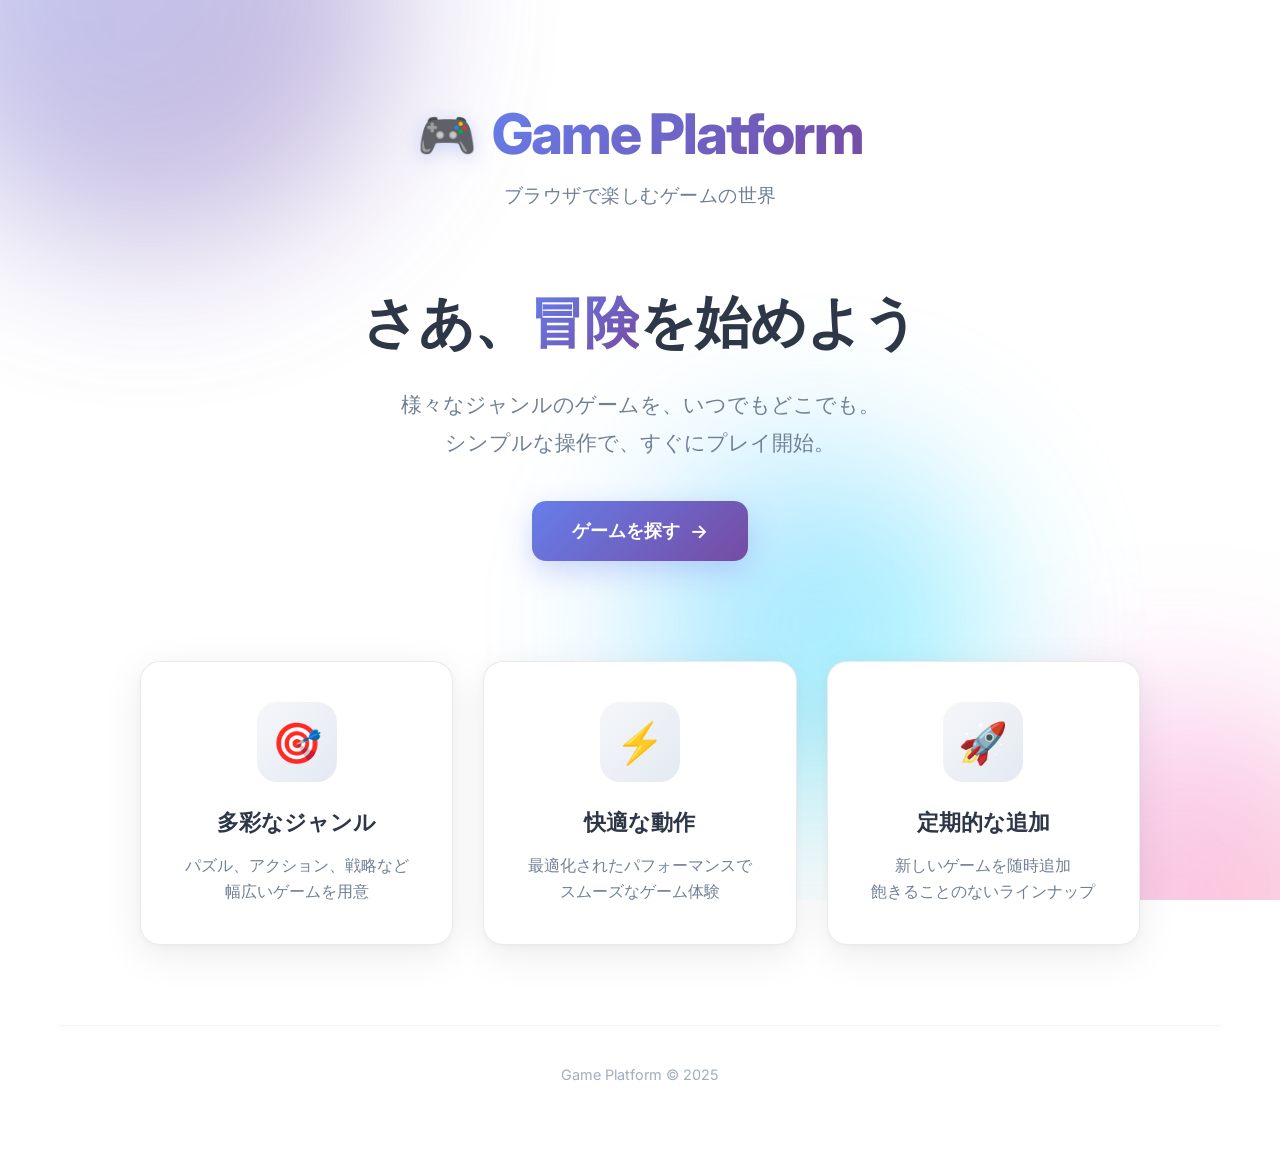
<file: index.html>
<!DOCTYPE html>
<html lang="ja">
<head>
    <meta charset="UTF-8">
    <meta name="viewport" content="width=device-width, initial-scale=1.0">
    <title>Game Platform - ホーム</title>
    <link rel="stylesheet" href="css/style.css">
</head>
<body class="home-page">
    <div class="hero-container">
        <div class="hero-background">
            <div class="gradient-orb orb-1"></div>
            <div class="gradient-orb orb-2"></div>
            <div class="gradient-orb orb-3"></div>
        </div>

        <header class="main-header">
            <div class="logo-section">
                <div class="logo-icon">🎮</div>
                <h1 class="platform-title">Game Platform</h1>
            </div>
            <p class="platform-subtitle">ブラウザで楽しむゲームの世界</p>
        </header>

        <main class="home-content">
            <section class="hero-section">
                <h2 class="hero-title">
                    さあ、<span class="highlight">冒険</span>を始めよう
                </h2>
                <p class="hero-description">
                    様々なジャンルのゲームを、いつでもどこでも。<br>
                    シンプルな操作で、すぐにプレイ開始。
                </p>

                <div class="cta-buttons">
                    <button class="cta-button primary" onclick="location.href='games.html'">
                        <span class="button-text">ゲームを探す</span>
                        <span class="button-icon">→</span>
                    </button>
                </div>
            </section>

            <section class="features-section">
                <div class="features-grid">
                    <div class="feature-card">
                        <div class="feature-icon-wrapper">
                            <span class="feature-icon">🎯</span>
                        </div>
                        <h3 class="feature-title">多彩なジャンル</h3>
                        <p class="feature-description">
                            パズル、アクション、戦略など<br>幅広いゲームを用意
                        </p>
                    </div>

                    <div class="feature-card">
                        <div class="feature-icon-wrapper">
                            <span class="feature-icon">⚡</span>
                        </div>
                        <h3 class="feature-title">快適な動作</h3>
                        <p class="feature-description">
                            最適化されたパフォーマンスで<br>スムーズなゲーム体験
                        </p>
                    </div>

                    <div class="feature-card">
                        <div class="feature-icon-wrapper">
                            <span class="feature-icon">🚀</span>
                        </div>
                        <h3 class="feature-title">定期的な追加</h3>
                        <p class="feature-description">
                            新しいゲームを随時追加<br>飽きることのないラインナップ
                        </p>
                    </div>
                </div>
            </section>
        </main>

        <footer class="home-footer">
            <p class="footer-text">Game Platform © 2025</p>
        </footer>
    </div>
</body>
</html>
</file>
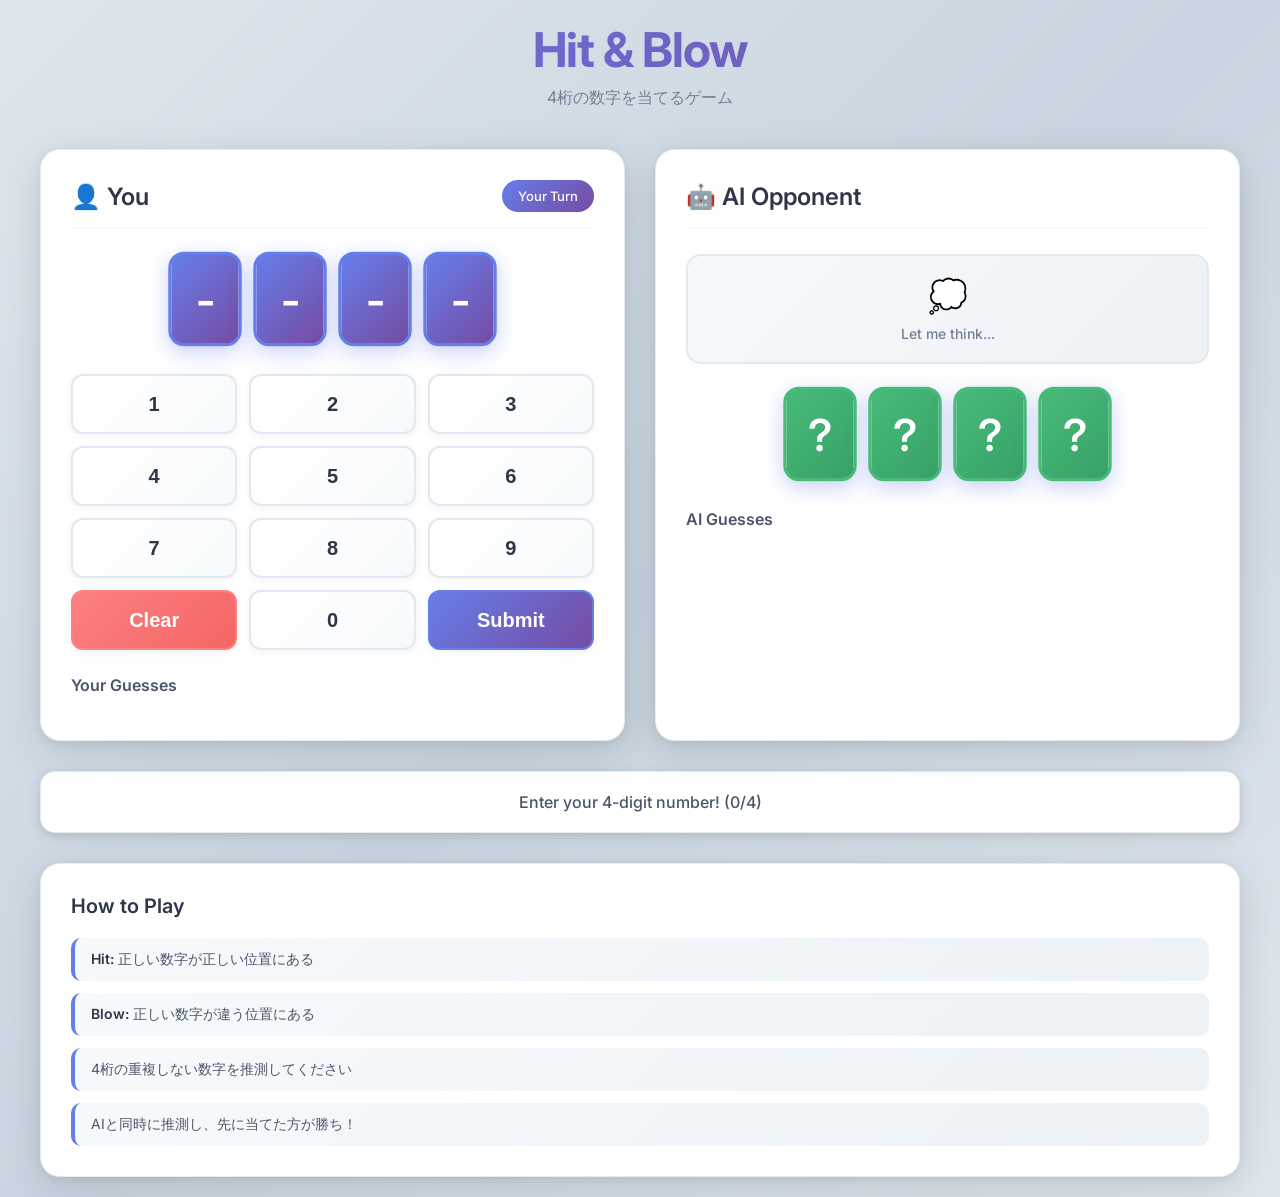
<file: games/hit-and-blow/index.html>
<!DOCTYPE html>
<html lang="ja">
<head>
    <meta charset="UTF-8">
    <meta name="viewport" content="width=device-width, initial-scale=1.0">
    <title>Hit & Blow - AI Battle</title>
    <link rel="stylesheet" href="style.css">
</head>
<body>
    <div class="container">
        <header class="game-header">
            <h1 class="game-title">Hit & Blow</h1>
            <p class="game-subtitle">4桁の数字を当てるゲーム</p>
        </header>

        <div class="game-content">
            <!-- プレイヤー側 -->
            <div class="player-section">
                <div class="section-header">
                    <h2 class="section-title">👤 You</h2>
                    <div class="turn-indicator" id="player-turn">Your Turn</div>
                </div>

                <div class="input-area">
                    <div class="number-display" id="player-input">
                        <span class="digit">-</span>
                        <span class="digit">-</span>
                        <span class="digit">-</span>
                        <span class="digit">-</span>
                    </div>

                    <div class="number-pad">
                        <button class="num-btn" data-num="1">1</button>
                        <button class="num-btn" data-num="2">2</button>
                        <button class="num-btn" data-num="3">3</button>
                        <button class="num-btn" data-num="4">4</button>
                        <button class="num-btn" data-num="5">5</button>
                        <button class="num-btn" data-num="6">6</button>
                        <button class="num-btn" data-num="7">7</button>
                        <button class="num-btn" data-num="8">8</button>
                        <button class="num-btn" data-num="9">9</button>
                        <button class="num-btn clear" id="clear-btn">Clear</button>
                        <button class="num-btn" data-num="0">0</button>
                        <button class="num-btn submit" id="submit-btn">Submit</button>
                    </div>
                </div>

                <div class="history-container">
                    <h3 class="history-title">Your Guesses</h3>
                    <div class="history-list" id="player-history"></div>
                </div>
            </div>

            <!-- AI側 -->
            <div class="ai-section">
                <div class="section-header">
                    <h2 class="section-title">🤖 AI Opponent</h2>
                    <div class="turn-indicator" id="ai-turn">AI Thinking...</div>
                </div>

                <div class="ai-display">
                    <div class="ai-thought" id="ai-thought">
                        <div class="thought-bubble">💭</div>
                        <p id="ai-message">Let me think...</p>
                    </div>

                    <div class="number-display ai" id="ai-guess">
                        <span class="digit">?</span>
                        <span class="digit">?</span>
                        <span class="digit">?</span>
                        <span class="digit">?</span>
                    </div>
                </div>

                <div class="history-container">
                    <h3 class="history-title">AI Guesses</h3>
                    <div class="history-list" id="ai-history"></div>
                </div>
            </div>
        </div>

        <!-- ゲーム状態 -->
        <div class="game-status" id="game-status">
            <p id="status-message">Enter your 4-digit number!</p>
        </div>

        <!-- ゲーム結果 -->
        <div class="result-overlay hidden" id="result-overlay">
            <div class="result-card">
                <h2 class="result-title" id="result-title">You Win!</h2>
                <p class="result-message" id="result-message"></p>
                <div class="result-stats">
                    <div class="stat">
                        <span class="stat-label">Your Guesses:</span>
                        <span class="stat-value" id="player-guesses">0</span>
                    </div>
                    <div class="stat">
                        <span class="stat-label">AI Guesses:</span>
                        <span class="stat-value" id="ai-guesses">0</span>
                    </div>
                </div>
                <button class="play-again-btn" id="play-again-btn">Play Again</button>
            </div>
        </div>

        <!-- ルール説明 -->
        <div class="rules-section">
            <h3 class="rules-title">How to Play</h3>
            <ul class="rules-list">
                <li><strong>Hit:</strong> 正しい数字が正しい位置にある</li>
                <li><strong>Blow:</strong> 正しい数字が違う位置にある</li>
                <li>4桁の重複しない数字を推測してください</li>
                <li>AIと同時に推測し、先に当てた方が勝ち！</li>
            </ul>
        </div>
    </div>

    <script src="game.js"></script>
</body>
</html>
</file>
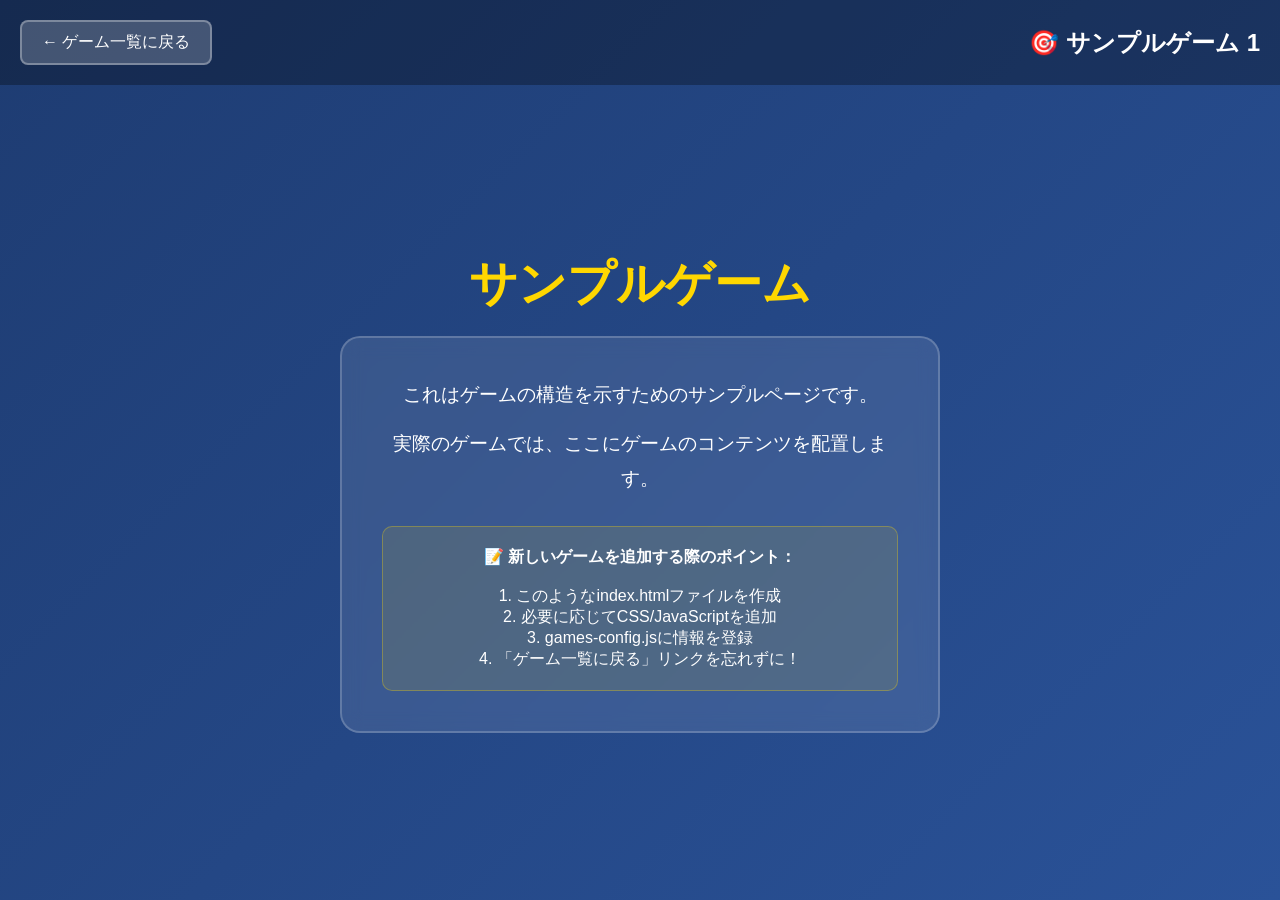
<file: games/sample-1/index.html>
<!DOCTYPE html>
<html lang="ja">
<head>
    <meta charset="UTF-8">
    <meta name="viewport" content="width=device-width, initial-scale=1.0">
    <title>サンプルゲーム 1</title>
    <style>
        * {
            margin: 0;
            padding: 0;
            box-sizing: border-box;
        }

        body {
            font-family: 'Segoe UI', Tahoma, Geneva, Verdana, sans-serif;
            background: linear-gradient(135deg, #1e3c72 0%, #2a5298 100%);
            min-height: 100vh;
            display: flex;
            flex-direction: column;
            color: white;
        }

        .header {
            padding: 20px;
            background: rgba(0, 0, 0, 0.3);
            display: flex;
            justify-content: space-between;
            align-items: center;
        }

        .back-button {
            background: rgba(255, 255, 255, 0.2);
            color: white;
            border: 2px solid rgba(255, 255, 255, 0.3);
            padding: 10px 20px;
            border-radius: 8px;
            cursor: pointer;
            text-decoration: none;
            font-size: 1rem;
            transition: all 0.3s;
        }

        .back-button:hover {
            background: rgba(255, 255, 255, 0.3);
            transform: translateX(-4px);
        }

        .game-container {
            flex: 1;
            display: flex;
            flex-direction: column;
            justify-content: center;
            align-items: center;
            padding: 40px;
        }

        .game-title {
            font-size: 3rem;
            margin-bottom: 20px;
            color: #ffd700;
        }

        .game-content {
            background: rgba(255, 255, 255, 0.1);
            backdrop-filter: blur(10px);
            border-radius: 20px;
            padding: 40px;
            max-width: 600px;
            text-align: center;
            border: 2px solid rgba(255, 255, 255, 0.2);
        }

        .game-content p {
            font-size: 1.2rem;
            line-height: 1.8;
            margin-bottom: 15px;
        }

        .note {
            margin-top: 30px;
            padding: 20px;
            background: rgba(255, 215, 0, 0.1);
            border-radius: 10px;
            border: 1px solid rgba(255, 215, 0, 0.3);
        }
    </style>
</head>
<body>
    <div class="header">
        <a href="../../games.html" class="back-button">← ゲーム一覧に戻る</a>
        <h2>🎯 サンプルゲーム 1</h2>
    </div>

    <div class="game-container">
        <h1 class="game-title">サンプルゲーム</h1>
        <div class="game-content">
            <p>これはゲームの構造を示すためのサンプルページです。</p>
            <p>実際のゲームでは、ここにゲームのコンテンツを配置します。</p>

            <div class="note">
                <strong>📝 新しいゲームを追加する際のポイント：</strong>
                <br><br>
                1. このようなindex.htmlファイルを作成<br>
                2. 必要に応じてCSS/JavaScriptを追加<br>
                3. games-config.jsに情報を登録<br>
                4. 「ゲーム一覧に戻る」リンクを忘れずに！
            </div>
        </div>
    </div>
</body>
</html>
</file>
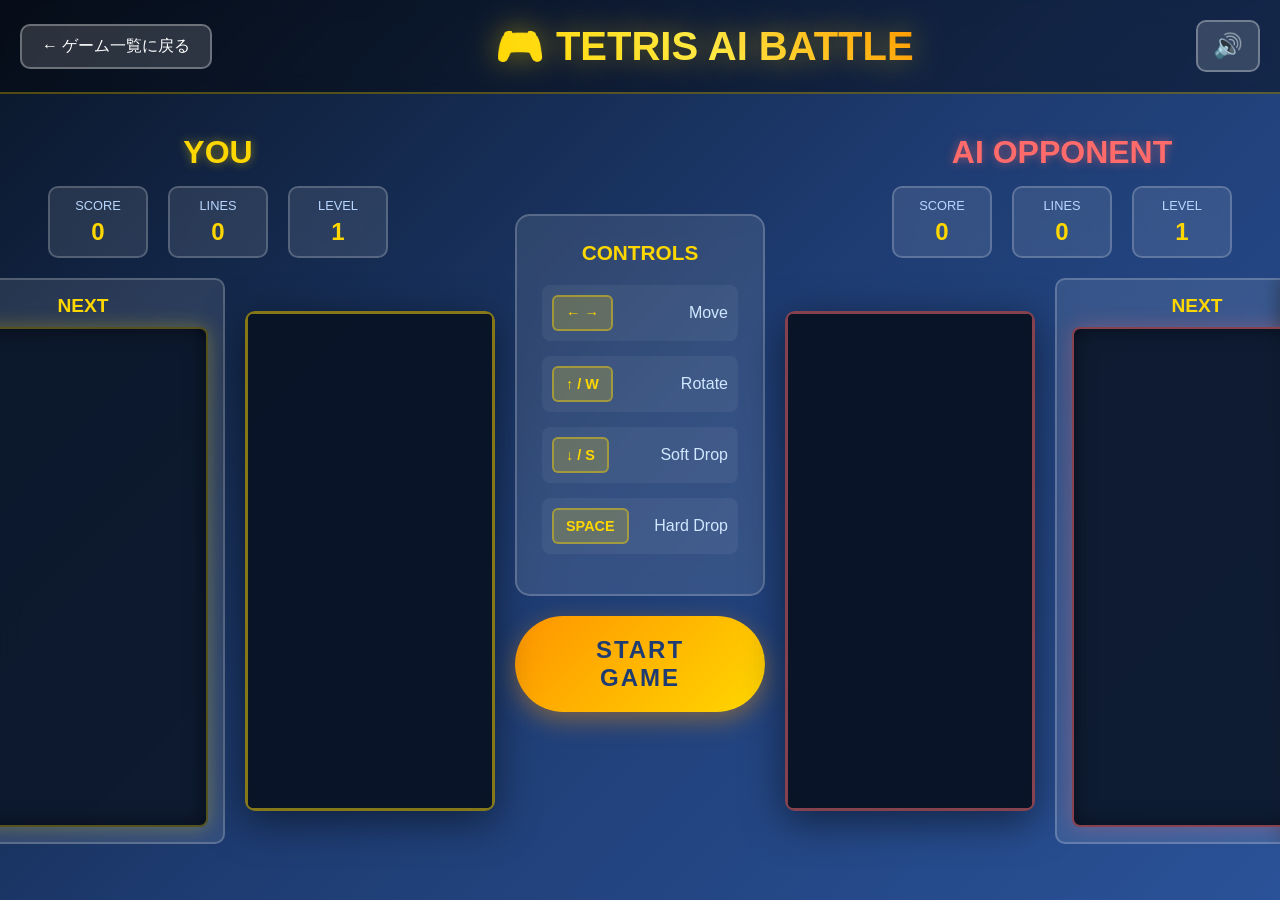
<file: games/tetris-ai/index.html>
<!DOCTYPE html>
<html lang="ja">
<head>
    <meta charset="UTF-8">
    <meta name="viewport" content="width=device-width, initial-scale=1.0">
    <title>Tetris AI Battle</title>
    <link rel="stylesheet" href="style.css">
</head>
<body>
    <div class="header">
        <a href="../../games.html" class="back-button">← ゲーム一覧に戻る</a>
        <h1 class="game-title">🎮 TETRIS AI BATTLE</h1>
        <button id="soundToggle" class="sound-button">🔊</button>
    </div>

    <div class="game-container">
        <!-- プレイヤー側 -->
        <div class="player-section">
            <div class="player-header">
                <h2>YOU</h2>
                <div class="player-stats">
                    <div class="stat">
                        <span class="stat-label">SCORE</span>
                        <span class="stat-value" id="playerScore">0</span>
                    </div>
                    <div class="stat">
                        <span class="stat-label">LINES</span>
                        <span class="stat-value" id="playerLines">0</span>
                    </div>
                    <div class="stat">
                        <span class="stat-label">LEVEL</span>
                        <span class="stat-value" id="playerLevel">1</span>
                    </div>
                </div>
            </div>

            <div class="game-area">
                <div class="next-piece-container next-left">
                    <h3>NEXT</h3>
                    <canvas id="playerNextCanvas" width="120" height="120"></canvas>
                </div>

                <div class="game-board-container">
                    <canvas id="playerCanvas" width="300" height="600"></canvas>
                    <div class="game-over-overlay" id="playerGameOver">
                        <h2>GAME OVER</h2>
                        <p id="resultText"></p>
                    </div>
                </div>
            </div>
        </div>

        <!-- 中央のコントロール -->
        <div class="center-control">
            <div class="controls-info">
                <h3>CONTROLS</h3>
                <div class="control-item">
                    <span class="key">← →</span>
                    <span class="desc">Move</span>
                </div>
                <div class="control-item">
                    <span class="key">↑ / W</span>
                    <span class="desc">Rotate</span>
                </div>
                <div class="control-item">
                    <span class="key">↓ / S</span>
                    <span class="desc">Soft Drop</span>
                </div>
                <div class="control-item">
                    <span class="key">SPACE</span>
                    <span class="desc">Hard Drop</span>
                </div>
            </div>

            <button id="startButton" class="start-button">START GAME</button>
            <button id="pauseButton" class="pause-button" style="display: none;">PAUSE</button>
            <button id="restartButton" class="restart-button" style="display: none;">RESTART</button>
        </div>

        <!-- AI側 -->
        <div class="player-section ai-section">
            <div class="player-header">
                <h2>AI OPPONENT</h2>
                <div class="player-stats">
                    <div class="stat">
                        <span class="stat-label">SCORE</span>
                        <span class="stat-value" id="aiScore">0</span>
                    </div>
                    <div class="stat">
                        <span class="stat-label">LINES</span>
                        <span class="stat-value" id="aiLines">0</span>
                    </div>
                    <div class="stat">
                        <span class="stat-label">LEVEL</span>
                        <span class="stat-value" id="aiLevel">1</span>
                    </div>
                </div>
            </div>

            <div class="game-area">
                <div class="game-board-container">
                    <canvas id="aiCanvas" width="300" height="600"></canvas>
                    <div class="game-over-overlay" id="aiGameOver">
                        <h2>AI DEFEATED</h2>
                    </div>
                </div>

                <div class="next-piece-container next-right">
                    <h3>NEXT</h3>
                    <canvas id="aiNextCanvas" width="120" height="120"></canvas>
                </div>
            </div>
        </div>
    </div>

    <!-- パーティクルコンテナ -->
    <div id="particleContainer"></div>

    <script src="tetris.js"></script>
</body>
</html>
</file>
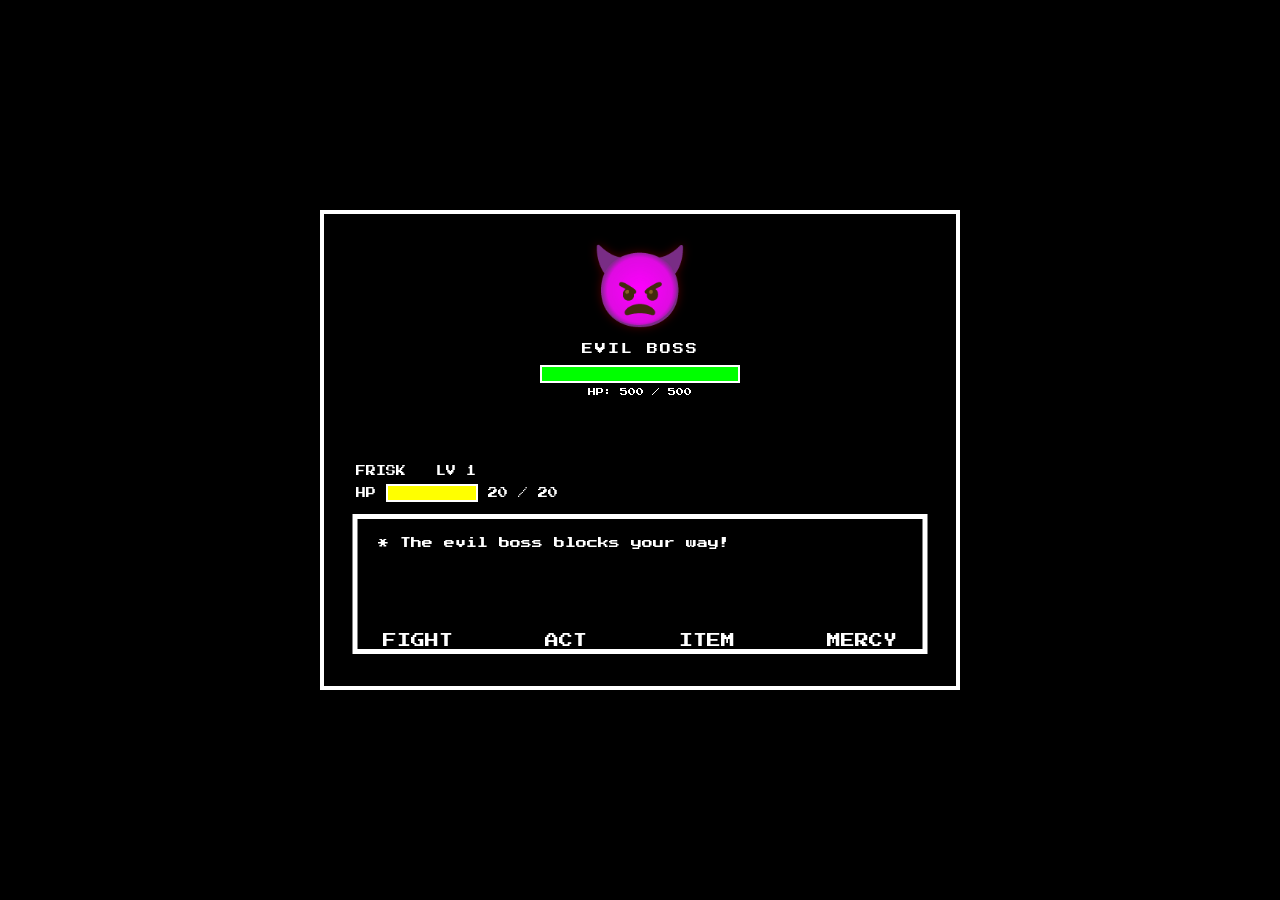
<file: games/undertale-boss/index.html>
<!DOCTYPE html>
<html lang="ja">
<head>
    <meta charset="UTF-8">
    <meta name="viewport" content="width=device-width, initial-scale=1.0">
    <title>Boss Battle - Undertale Style</title>
    <link rel="stylesheet" href="style.css">
</head>
<body>
    <div id="game-container">
        <!-- ボスのスプライトエリア -->
        <div id="boss-area">
            <div id="boss-sprite">👿</div>
            <div id="boss-name">EVIL BOSS</div>
            <div id="boss-hp-container">
                <div id="boss-hp-bar">
                    <div id="boss-hp-fill"></div>
                </div>
                <div id="boss-hp-text">HP: <span id="boss-hp">500</span> / 500</div>
            </div>
        </div>

        <!-- プレイヤーステータス -->
        <div id="player-status">
            <div id="player-name">FRISK</div>
            <div id="player-lv">LV 1</div>
            <div id="player-hp-container">
                <span class="hp-label">HP</span>
                <div id="player-hp-bar">
                    <div id="player-hp-fill"></div>
                </div>
                <span id="player-hp-text">20 / 20</span>
            </div>
        </div>

        <!-- バトルボックス（弾幕回避エリア） -->
        <div id="battle-box">
            <canvas id="battle-canvas" width="570" height="140"></canvas>
            <div id="player-heart">❤</div>
        </div>

        <!-- ダイアログボックス -->
        <div id="dialog-box">
            <div id="dialog-text"></div>
        </div>

        <!-- メニュー -->
        <div id="menu">
            <button class="menu-btn" data-action="fight">
                <span class="menu-icon">⚔️</span>
                <span class="menu-text">FIGHT</span>
            </button>
            <button class="menu-btn" data-action="act">
                <span class="menu-icon">💬</span>
                <span class="menu-text">ACT</span>
            </button>
            <button class="menu-btn" data-action="item">
                <span class="menu-icon">🎒</span>
                <span class="menu-text">ITEM</span>
            </button>
            <button class="menu-btn" data-action="mercy">
                <span class="menu-icon">💛</span>
                <span class="menu-text">MERCY</span>
            </button>
        </div>

        <!-- サブメニュー（ACT用） -->
        <div id="sub-menu" class="hidden">
            <button class="sub-menu-btn" data-act="check">* Check</button>
            <button class="sub-menu-btn" data-act="talk">* Talk</button>
            <button class="sub-menu-btn" data-act="encourage">* Encourage</button>
            <button class="sub-menu-btn" data-act="threaten">* Threaten</button>
        </div>

        <!-- アイテムメニュー -->
        <div id="item-menu" class="hidden">
            <button class="item-btn" data-item="pie" data-heal="99">* Butterscotch Pie (Heal 99)</button>
            <button class="item-btn" data-item="steak" data-heal="30">* Glamburger (Heal 30)</button>
            <button class="item-btn" data-item="candy" data-heal="10">* Monster Candy (Heal 10)</button>
            <button class="item-btn" data-item="water" data-heal="5">* Water Sausage (Heal 5)</button>
        </div>

        <!-- MERCYメニュー -->
        <div id="mercy-menu" class="hidden">
            <button class="mercy-btn" data-mercy="spare">* Spare</button>
            <button class="mercy-btn" data-mercy="flee">* Flee</button>
        </div>

        <!-- 攻撃バー -->
        <div id="attack-bar-container" class="hidden">
            <div id="attack-bar">
                <div id="attack-target"></div>
                <div id="attack-slider"></div>
            </div>
        </div>

        <!-- ゲームオーバー画面 -->
        <div id="game-over" class="hidden">
            <div id="game-over-text">YOU DIED</div>
            <button id="continue-btn">Continue</button>
        </div>

        <!-- 勝利画面 -->
        <div id="victory" class="hidden">
            <div id="victory-text">YOU WON!</div>
            <div id="victory-subtext">* You defeated the boss!</div>
        </div>
    </div>

    <script src="game.js"></script>
</body>
</html>
</file>
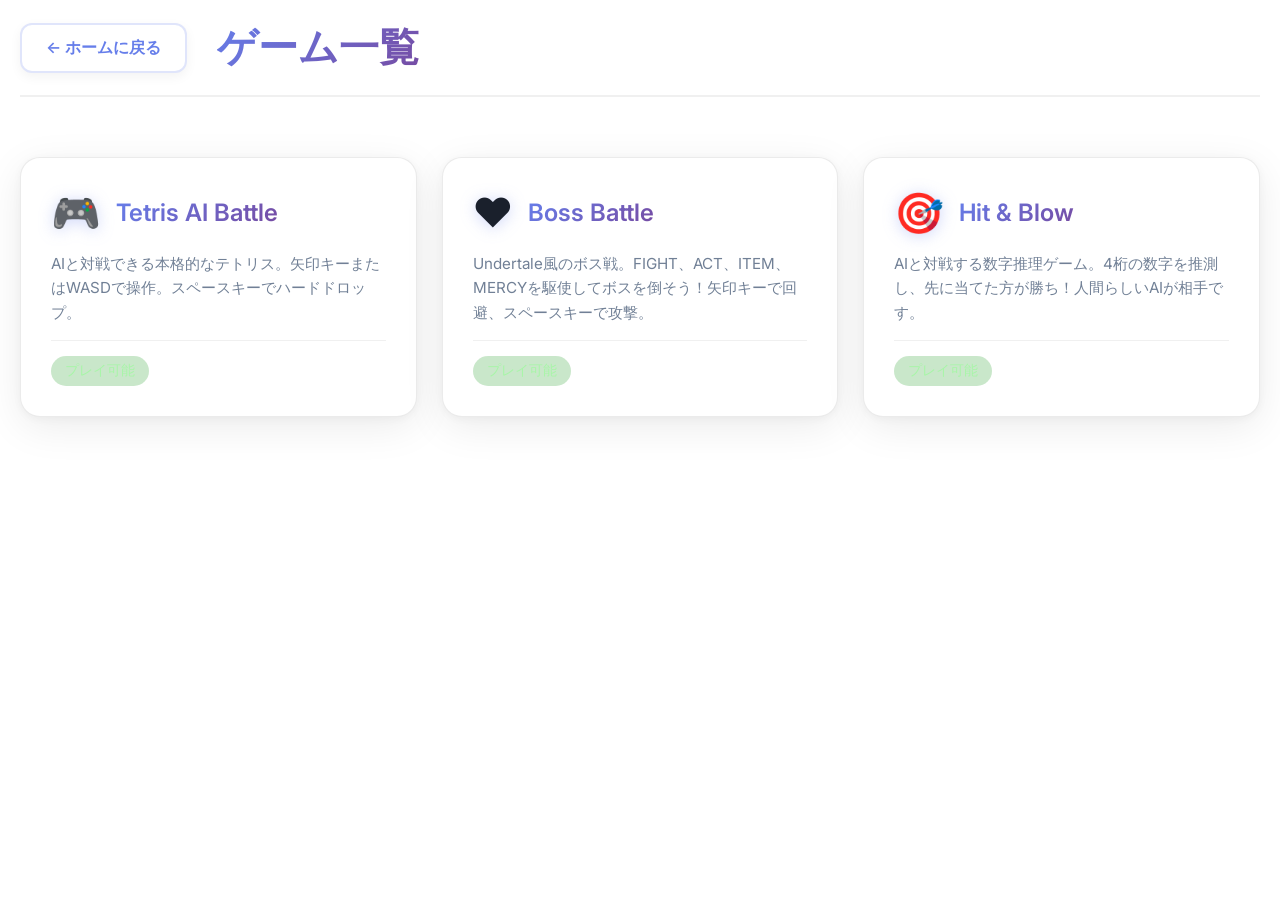
<file: games.html>
<!DOCTYPE html>
<html lang="ja">
<head>
    <meta charset="UTF-8">
    <meta name="viewport" content="width=device-width, initial-scale=1.0">
    <title>Game Platform - ゲーム選択</title>
    <link rel="stylesheet" href="css/style.css">
</head>
<body class="games-page">
    <div class="container">
        <header class="games-header">
            <button class="back-button" onclick="location.href='index.html'">← ホームに戻る</button>
            <h1 class="page-title">ゲーム一覧</h1>
        </header>

        <main class="games-content">
            <div id="games-grid" class="games-grid">
                <!-- ゲームは JavaScript で動的に追加されます -->
            </div>

            <div id="no-games-message" class="no-games-message" style="display: none;">
                <p>現在、利用可能なゲームがありません。</p>
                <p>近日中に追加予定です！</p>
            </div>
        </main>
    </div>

    <script src="js/games-config.js"></script>
    <script src="js/main.js"></script>
</body>
</html>
</file>
<file: css/style.css>
/* ===== リセットとベーススタイル ===== */
@import url('https://fonts.googleapis.com/css2?family=Inter:wght@300;400;500;600;700;800&display=swap');

* {
    margin: 0;
    padding: 0;
    box-sizing: border-box;
}

body {
    font-family: 'Inter', -apple-system, BlinkMacSystemFont, 'Segoe UI', sans-serif;
    background: linear-gradient(135deg, #e8eef3 0%, #f0f4f8 50%, #e8eef3 100%);
    min-height: 100vh;
    color: #1a202c;
}

.container {
    max-width: 1400px;
    margin: 0 auto;
    padding: 20px;
}

/* ===== ホームページスタイル（新デザイン） ===== */
.home-page {
    background: transparent;
}

.hero-container {
    max-width: 1200px;
    margin: 0 auto;
    padding: 40px 20px;
    position: relative;
    min-height: 100vh;
    display: flex;
    flex-direction: column;
}

/* グラデーションオーブ（背景装飾） */
.hero-background {
    position: fixed;
    top: 0;
    left: 0;
    width: 100%;
    height: 100%;
    overflow: hidden;
    z-index: -1;
}

.gradient-orb {
    position: absolute;
    border-radius: 50%;
    filter: blur(80px);
    opacity: 0.4;
    animation: float 20s ease-in-out infinite;
}

.orb-1 {
    width: 500px;
    height: 500px;
    background: linear-gradient(135deg, #667eea 0%, #764ba2 100%);
    top: -250px;
    left: -100px;
    animation-delay: 0s;
}

.orb-2 {
    width: 400px;
    height: 400px;
    background: linear-gradient(135deg, #f093fb 0%, #f5576c 100%);
    bottom: -200px;
    right: -100px;
    animation-delay: 5s;
}

.orb-3 {
    width: 350px;
    height: 350px;
    background: linear-gradient(135deg, #4facfe 0%, #00f2fe 100%);
    top: 50%;
    left: 50%;
    animation-delay: 10s;
}

@keyframes float {
    0%, 100% {
        transform: translate(0, 0) scale(1);
    }
    33% {
        transform: translate(30px, -30px) scale(1.1);
    }
    66% {
        transform: translate(-20px, 20px) scale(0.9);
    }
}

/* ヘッダー */
.main-header {
    text-align: center;
    padding: 60px 0 80px;
    animation: fadeInDown 0.8s ease-out;
}

.logo-section {
    display: flex;
    align-items: center;
    justify-content: center;
    gap: 15px;
    margin-bottom: 15px;
}

.logo-icon {
    font-size: 48px;
    filter: drop-shadow(0 4px 10px rgba(102, 126, 234, 0.3));
}

.platform-title {
    font-size: 3.5rem;
    font-weight: 800;
    background: linear-gradient(135deg, #667eea 0%, #764ba2 100%);
    -webkit-background-clip: text;
    -webkit-text-fill-color: transparent;
    background-clip: text;
    letter-spacing: -2px;
}

.platform-subtitle {
    font-size: 1.2rem;
    color: #718096;
    font-weight: 400;
    letter-spacing: 0.5px;
}

@keyframes fadeInDown {
    from {
        opacity: 0;
        transform: translateY(-30px);
    }
    to {
        opacity: 1;
        transform: translateY(0);
    }
}

/* ヒーローセクション */
.hero-section {
    text-align: center;
    max-width: 800px;
    margin: 0 auto 100px;
    animation: fadeInUp 0.8s ease-out 0.2s both;
}

.hero-title {
    font-size: 3.5rem;
    font-weight: 700;
    color: #2d3748;
    line-height: 1.2;
    margin-bottom: 30px;
    letter-spacing: -1px;
}

.hero-title .highlight {
    background: linear-gradient(135deg, #667eea 0%, #764ba2 100%);
    -webkit-background-clip: text;
    -webkit-text-fill-color: transparent;
    background-clip: text;
    position: relative;
}

.hero-description {
    font-size: 1.3rem;
    color: #718096;
    line-height: 1.8;
    margin-bottom: 40px;
    font-weight: 400;
}

@keyframes fadeInUp {
    from {
        opacity: 0;
        transform: translateY(30px);
    }
    to {
        opacity: 1;
        transform: translateY(0);
    }
}

/* CTAボタン */
.cta-buttons {
    display: flex;
    gap: 20px;
    justify-content: center;
    flex-wrap: wrap;
}

.cta-button {
    padding: 18px 40px;
    font-size: 1.1rem;
    font-weight: 600;
    border: none;
    border-radius: 14px;
    cursor: pointer;
    transition: all 0.3s ease;
    display: flex;
    align-items: center;
    gap: 10px;
    font-family: 'Inter', sans-serif;
}

.cta-button.primary {
    background: linear-gradient(135deg, #667eea 0%, #764ba2 100%);
    color: white;
    box-shadow: 0 10px 30px rgba(102, 126, 234, 0.3);
}

.cta-button.primary:hover {
    transform: translateY(-3px);
    box-shadow: 0 15px 40px rgba(102, 126, 234, 0.4);
}

.cta-button.primary:active {
    transform: translateY(-1px);
}

.button-icon {
    font-size: 1.2rem;
    transition: transform 0.3s ease;
}

.cta-button:hover .button-icon {
    transform: translateX(5px);
}

/* フィーチャーセクション */
.features-section {
    margin-bottom: 80px;
    animation: fadeInUp 0.8s ease-out 0.4s both;
}

.features-grid {
    display: grid;
    grid-template-columns: repeat(auto-fit, minmax(280px, 1fr));
    gap: 30px;
    max-width: 1000px;
    margin: 0 auto;
}

.feature-card {
    background: white;
    border-radius: 20px;
    padding: 40px 30px;
    text-align: center;
    box-shadow: 0 10px 40px rgba(0, 0, 0, 0.08), 0 2px 8px rgba(0, 0, 0, 0.04);
    transition: all 0.3s ease;
    border: 1px solid rgba(0, 0, 0, 0.08);
}

.feature-card:hover {
    transform: translateY(-5px);
    box-shadow: 0 15px 50px rgba(102, 126, 234, 0.15), 0 4px 12px rgba(0, 0, 0, 0.08);
    border-color: rgba(102, 126, 234, 0.2);
}

.feature-icon-wrapper {
    width: 80px;
    height: 80px;
    margin: 0 auto 25px;
    background: linear-gradient(135deg, #f5f7fa 0%, #e4e9f2 100%);
    border-radius: 20px;
    display: flex;
    align-items: center;
    justify-content: center;
    transition: all 0.3s ease;
}

.feature-card:hover .feature-icon-wrapper {
    background: linear-gradient(135deg, #667eea 0%, #764ba2 100%);
    transform: scale(1.1);
}

.feature-icon {
    font-size: 2.5rem;
    transition: transform 0.3s ease;
}

.feature-card:hover .feature-icon {
    transform: scale(1.1);
}

.feature-title {
    font-size: 1.4rem;
    font-weight: 600;
    color: #2d3748;
    margin-bottom: 15px;
}

.feature-description {
    font-size: 1rem;
    color: #718096;
    line-height: 1.6;
}

/* フッター */
.home-footer {
    text-align: center;
    padding: 40px 0;
    margin-top: auto;
    border-top: 1px solid rgba(0, 0, 0, 0.05);
}

.footer-text {
    font-size: 0.9rem;
    color: #a0aec0;
}

.feature-text {
    font-size: 0.95rem;
    color: #b8d7ff;
}

/* ===== スタートボタン ===== */
.start-button-container {
    display: flex;
    justify-content: center;
    position: fixed;
    bottom: 60px;
    left: 0;
    right: 0;
}

.start-button {
    background: linear-gradient(135deg, #ff9500, #ffd700);
    color: #1e3c72;
    font-size: 1.5rem;
    font-weight: 700;
    padding: 20px 80px;
    border: none;
    border-radius: 50px;
    cursor: pointer;
    box-shadow: 0 8px 24px rgba(255, 149, 0, 0.4);
    transition: all 0.3s ease;
    text-transform: uppercase;
    letter-spacing: 2px;
}

.start-button:hover {
    transform: translateY(-4px);
    box-shadow: 0 12px 32px rgba(255, 149, 0, 0.6);
    background: linear-gradient(135deg, #ffa520, #ffe44e);
}

.start-button:active {
    transform: translateY(-2px);
}

/* ===== ゲーム選択ページスタイル ===== */
.games-page {
    background: transparent;
    min-height: 100vh;
}

.games-header {
    display: flex;
    align-items: center;
    gap: 30px;
    margin-bottom: 40px;
    padding-bottom: 20px;
    border-bottom: 2px solid rgba(0, 0, 0, 0.06);
}

.back-button {
    background: white;
    color: #667eea;
    border: 2px solid rgba(102, 126, 234, 0.2);
    padding: 12px 24px;
    border-radius: 12px;
    font-size: 1rem;
    cursor: pointer;
    transition: all 0.3s ease;
    font-weight: 600;
    font-family: 'Inter', sans-serif;
    box-shadow: 0 4px 12px rgba(0, 0, 0, 0.05);
}

.back-button:hover {
    background: #667eea;
    color: white;
    border-color: #667eea;
    transform: translateX(-4px);
    box-shadow: 0 6px 20px rgba(102, 126, 234, 0.3);
}

.page-title {
    font-size: 2.5rem;
    font-weight: 700;
    background: linear-gradient(135deg, #667eea 0%, #764ba2 100%);
    -webkit-background-clip: text;
    -webkit-text-fill-color: transparent;
    background-clip: text;
}

/* ===== ゲームグリッド ===== */
.games-grid {
    display: grid;
    grid-template-columns: repeat(auto-fill, minmax(300px, 1fr));
    gap: 25px;
    padding: 20px 0;
}

.game-card {
    background: white;
    border-radius: 20px;
    border: 1px solid rgba(0, 0, 0, 0.08);
    padding: 30px;
    cursor: pointer;
    transition: all 0.3s ease;
    box-shadow: 0 10px 40px rgba(0, 0, 0, 0.08), 0 2px 8px rgba(0, 0, 0, 0.04);
    min-height: 180px;
    display: flex;
    flex-direction: column;
}

.game-card:hover {
    transform: translateY(-8px);
    border-color: rgba(102, 126, 234, 0.3);
    box-shadow: 0 15px 50px rgba(102, 126, 234, 0.25), 0 4px 12px rgba(0, 0, 0, 0.08);
}

.game-card-header {
    display: flex;
    align-items: center;
    gap: 15px;
    margin-bottom: 15px;
}

.game-icon {
    font-size: 2.5rem;
    filter: drop-shadow(0 2px 8px rgba(102, 126, 234, 0.3));
}

.game-title {
    font-size: 1.5rem;
    font-weight: 600;
    background: linear-gradient(135deg, #667eea 0%, #764ba2 100%);
    -webkit-background-clip: text;
    -webkit-text-fill-color: transparent;
    background-clip: text;
}

.game-description {
    color: #718096;
    line-height: 1.6;
    font-size: 0.95rem;
    flex-grow: 1;
}

.game-footer {
    margin-top: 15px;
    padding-top: 15px;
    border-top: 1px solid rgba(0, 0, 0, 0.06);
}

.game-status {
    display: inline-block;
    padding: 6px 14px;
    background: linear-gradient(135deg, #48bb78 0%, #38a169 100%);
    border: none;
    border-radius: 20px;
    font-size: 0.85rem;
    color: white;
    font-weight: 500;
}

/* ===== メッセージ ===== */
.no-games-message {
    text-align: center;
    margin-top: 80px;
    padding: 60px;
    background: white;
    border-radius: 20px;
    border: 1px solid rgba(0, 0, 0, 0.05);
    box-shadow: 0 10px 40px rgba(0, 0, 0, 0.06);
}

.no-games-message p {
    font-size: 1.3rem;
    margin-bottom: 15px;
    color: #718096;
}

/* ===== レスポンシブデザイン ===== */
@media (max-width: 768px) {
    .platform-title {
        font-size: 2.5rem;
    }

    .welcome-card {
        padding: 30px 20px;
    }

    .features {
        flex-direction: column;
    }

    .start-button {
        font-size: 1.2rem;
        padding: 16px 60px;
    }

    .games-grid {
        grid-template-columns: 1fr;
    }

    .games-header {
        flex-direction: column;
        align-items: flex-start;
        gap: 15px;
    }
}

@media (max-width: 480px) {
    .platform-title {
        font-size: 2rem;
    }

    .start-button {
        padding: 14px 50px;
        font-size: 1.1rem;
    }

    .game-card {
        padding: 20px;
    }
}
</file>
<file: games/hit-and-blow/style.css>
@import url('https://fonts.googleapis.com/css2?family=Inter:wght@300;400;500;600;700&display=swap');

* {
    margin: 0;
    padding: 0;
    box-sizing: border-box;
}

body {
    font-family: 'Inter', -apple-system, BlinkMacSystemFont, sans-serif;
    background: linear-gradient(135deg, #dfe6ed 0%, #c8d5e0 50%, #dfe6ed 100%);
    min-height: 100vh;
    display: flex;
    justify-content: center;
    align-items: center;
    padding: 20px;
    color: #2d3748;
}

.container {
    width: 100%;
    max-width: 1200px;
    animation: fadeIn 0.6s ease-out;
}

@keyframes fadeIn {
    from {
        opacity: 0;
        transform: translateY(20px);
    }
    to {
        opacity: 1;
        transform: translateY(0);
    }
}

/* ヘッダー */
.game-header {
    text-align: center;
    margin-bottom: 40px;
}

.game-title {
    font-size: 48px;
    font-weight: 700;
    background: linear-gradient(135deg, #667eea 0%, #764ba2 100%);
    -webkit-background-clip: text;
    -webkit-text-fill-color: transparent;
    background-clip: text;
    margin-bottom: 8px;
    letter-spacing: -1px;
}

.game-subtitle {
    font-size: 16px;
    color: #718096;
    font-weight: 400;
}

/* ゲームコンテンツ */
.game-content {
    display: grid;
    grid-template-columns: 1fr 1fr;
    gap: 30px;
    margin-bottom: 30px;
}

.player-section, .ai-section {
    background: white;
    border-radius: 20px;
    padding: 30px;
    box-shadow: 0 10px 40px rgba(0, 0, 0, 0.12), 0 2px 8px rgba(0, 0, 0, 0.06);
    border: 1px solid rgba(0, 0, 0, 0.08);
    transition: all 0.3s ease;
}

.player-section:hover, .ai-section:hover {
    box-shadow: 0 15px 50px rgba(102, 126, 234, 0.15), 0 4px 12px rgba(0, 0, 0, 0.08);
    transform: translateY(-2px);
    border-color: rgba(102, 126, 234, 0.2);
}

/* セクションヘッダー */
.section-header {
    display: flex;
    justify-content: space-between;
    align-items: center;
    margin-bottom: 25px;
    padding-bottom: 15px;
    border-bottom: 2px solid #f7fafc;
}

.section-title {
    font-size: 24px;
    font-weight: 600;
    color: #2d3748;
}

.turn-indicator {
    padding: 8px 16px;
    border-radius: 20px;
    font-size: 13px;
    font-weight: 500;
    background: linear-gradient(135deg, #667eea 0%, #764ba2 100%);
    color: white;
    opacity: 0;
    transition: opacity 0.3s ease;
}

.turn-indicator.active {
    opacity: 1;
    animation: pulse 1.5s ease-in-out infinite;
}

@keyframes pulse {
    0%, 100% {
        transform: scale(1);
    }
    50% {
        transform: scale(1.05);
    }
}

/* 数字表示 */
.number-display {
    display: flex;
    gap: 15px;
    justify-content: center;
    margin-bottom: 30px;
}

.digit {
    width: 70px;
    height: 90px;
    display: flex;
    align-items: center;
    justify-content: center;
    font-size: 42px;
    font-weight: 600;
    background: linear-gradient(135deg, #ffffff 0%, #f7fafc 100%);
    border: 3px solid #e2e8f0;
    border-radius: 15px;
    box-shadow: 0 4px 15px rgba(0, 0, 0, 0.06);
    transition: all 0.3s ease;
    color: #2d3748;
}

.digit.inputting {
    border-color: #667eea;
    box-shadow: 0 4px 20px rgba(102, 126, 234, 0.4), 0 0 0 3px rgba(102, 126, 234, 0.2);
    animation: inputPulse 1.5s ease-in-out infinite;
}

@keyframes inputPulse {
    0%, 100% {
        border-color: #667eea;
    }
    50% {
        border-color: #764ba2;
    }
}

.digit:not(:empty) {
    background: linear-gradient(135deg, #667eea 0%, #764ba2 100%);
    color: white;
    border-color: #667eea;
    box-shadow: 0 6px 20px rgba(102, 126, 234, 0.35);
    transform: scale(1.05);
}

.ai .digit {
    background: linear-gradient(135deg, #48bb78 0%, #38a169 100%);
    color: white;
    border-color: #48bb78;
}

/* 数字パッド */
.number-pad {
    display: grid;
    grid-template-columns: repeat(3, 1fr);
    gap: 12px;
    margin-bottom: 25px;
}

.num-btn {
    height: 60px;
    border: none;
    border-radius: 12px;
    font-size: 20px;
    font-weight: 600;
    background: linear-gradient(135deg, #ffffff 0%, #f7fafc 100%);
    color: #2d3748;
    border: 2px solid #e2e8f0;
    cursor: pointer;
    transition: all 0.2s ease;
    box-shadow: 0 2px 8px rgba(0, 0, 0, 0.05);
}

.num-btn:hover {
    transform: translateY(-2px);
    box-shadow: 0 4px 12px rgba(0, 0, 0, 0.1);
    border-color: #cbd5e0;
}

.num-btn:active {
    transform: translateY(0);
}

.num-btn.clear {
    background: linear-gradient(135deg, #fc8181 0%, #f56565 100%);
    color: white;
    border-color: #fc8181;
}

.num-btn.clear:hover {
    box-shadow: 0 4px 12px rgba(252, 129, 129, 0.3);
}

.num-btn.submit {
    background: linear-gradient(135deg, #667eea 0%, #764ba2 100%);
    color: white;
    border-color: #667eea;
}

.num-btn.submit:hover {
    box-shadow: 0 4px 12px rgba(102, 126, 234, 0.3);
}

.num-btn:disabled {
    opacity: 0.5;
    cursor: not-allowed;
}

/* AI表示 */
.ai-display {
    text-align: center;
}

.ai-thought {
    margin-bottom: 25px;
    padding: 20px;
    background: linear-gradient(135deg, #f7fafc 0%, #edf2f7 100%);
    border-radius: 15px;
    border: 2px solid #e2e8f0;
}

.thought-bubble {
    font-size: 32px;
    margin-bottom: 10px;
    animation: float 2s ease-in-out infinite;
}

@keyframes float {
    0%, 100% {
        transform: translateY(0);
    }
    50% {
        transform: translateY(-10px);
    }
}

#ai-message {
    font-size: 14px;
    color: #718096;
    font-weight: 500;
}

/* 履歴 */
.history-container {
    margin-top: 25px;
}

.history-title {
    font-size: 16px;
    font-weight: 600;
    color: #4a5568;
    margin-bottom: 15px;
}

.history-list {
    max-height: 250px;
    overflow-y: auto;
    padding-right: 5px;
}

.history-list::-webkit-scrollbar {
    width: 6px;
}

.history-list::-webkit-scrollbar-track {
    background: #f7fafc;
    border-radius: 10px;
}

.history-list::-webkit-scrollbar-thumb {
    background: #cbd5e0;
    border-radius: 10px;
}

.history-item {
    display: flex;
    justify-content: space-between;
    align-items: center;
    padding: 12px 16px;
    margin-bottom: 8px;
    background: linear-gradient(135deg, #f7fafc 0%, #edf2f7 100%);
    border-radius: 12px;
    border: 1px solid #e2e8f0;
    animation: slideIn 0.3s ease-out;
}

@keyframes slideIn {
    from {
        opacity: 0;
        transform: translateX(-20px);
    }
    to {
        opacity: 1;
        transform: translateX(0);
    }
}

.history-guess {
    font-size: 20px;
    font-weight: 600;
    color: #2d3748;
    letter-spacing: 4px;
}

.history-result {
    display: flex;
    gap: 12px;
}

.result-badge {
    padding: 6px 12px;
    border-radius: 8px;
    font-size: 13px;
    font-weight: 600;
}

.hit-badge {
    background: linear-gradient(135deg, #48bb78 0%, #38a169 100%);
    color: white;
}

.blow-badge {
    background: linear-gradient(135deg, #ed8936 0%, #dd6b20 100%);
    color: white;
}

/* ゲーム状態 */
.game-status {
    text-align: center;
    padding: 20px;
    background: white;
    border-radius: 15px;
    box-shadow: 0 4px 15px rgba(0, 0, 0, 0.1), 0 2px 6px rgba(0, 0, 0, 0.05);
    border: 1px solid rgba(0, 0, 0, 0.08);
    margin-bottom: 30px;
}

#status-message {
    font-size: 16px;
    font-weight: 500;
    color: #4a5568;
}

/* 結果オーバーレイ */
.result-overlay {
    position: fixed;
    top: 0;
    left: 0;
    width: 100%;
    height: 100%;
    background: rgba(0, 0, 0, 0.6);
    backdrop-filter: blur(10px);
    display: flex;
    justify-content: center;
    align-items: center;
    z-index: 1000;
    animation: fadeIn 0.3s ease-out;
}

.result-card {
    background: white;
    border-radius: 25px;
    padding: 50px;
    max-width: 500px;
    width: 90%;
    text-align: center;
    box-shadow: 0 20px 60px rgba(0, 0, 0, 0.3);
    animation: scaleIn 0.4s ease-out;
}

@keyframes scaleIn {
    from {
        opacity: 0;
        transform: scale(0.9);
    }
    to {
        opacity: 1;
        transform: scale(1);
    }
}

.result-title {
    font-size: 42px;
    font-weight: 700;
    margin-bottom: 20px;
    background: linear-gradient(135deg, #667eea 0%, #764ba2 100%);
    -webkit-background-clip: text;
    -webkit-text-fill-color: transparent;
    background-clip: text;
}

.result-message {
    font-size: 18px;
    color: #718096;
    margin-bottom: 30px;
}

.result-stats {
    display: flex;
    justify-content: center;
    gap: 40px;
    margin-bottom: 35px;
}

.stat {
    display: flex;
    flex-direction: column;
    gap: 8px;
}

.stat-label {
    font-size: 14px;
    color: #a0aec0;
    font-weight: 500;
}

.stat-value {
    font-size: 32px;
    font-weight: 700;
    color: #2d3748;
}

.play-again-btn {
    padding: 16px 40px;
    font-size: 16px;
    font-weight: 600;
    border: none;
    border-radius: 12px;
    background: linear-gradient(135deg, #667eea 0%, #764ba2 100%);
    color: white;
    cursor: pointer;
    transition: all 0.3s ease;
    box-shadow: 0 6px 20px rgba(102, 126, 234, 0.3);
}

.play-again-btn:hover {
    transform: translateY(-2px);
    box-shadow: 0 8px 25px rgba(102, 126, 234, 0.4);
}

/* ルール */
.rules-section {
    background: white;
    border-radius: 20px;
    padding: 30px;
    box-shadow: 0 10px 40px rgba(0, 0, 0, 0.12), 0 2px 8px rgba(0, 0, 0, 0.06);
    border: 1px solid rgba(0, 0, 0, 0.08);
}

.rules-title {
    font-size: 20px;
    font-weight: 600;
    color: #2d3748;
    margin-bottom: 20px;
}

.rules-list {
    list-style: none;
    display: grid;
    gap: 12px;
}

.rules-list li {
    padding: 12px 16px;
    background: linear-gradient(135deg, #f7fafc 0%, #edf2f7 100%);
    border-radius: 10px;
    border-left: 4px solid #667eea;
    font-size: 14px;
    color: #4a5568;
}

.rules-list strong {
    color: #2d3748;
    font-weight: 600;
}

/* ユーティリティ */
.hidden {
    display: none !important;
}

/* レスポンシブ */
@media (max-width: 768px) {
    .game-content {
        grid-template-columns: 1fr;
    }

    .game-title {
        font-size: 36px;
    }

    .digit {
        width: 60px;
        height: 75px;
        font-size: 32px;
    }

    .result-card {
        padding: 35px;
    }

    .result-title {
        font-size: 32px;
    }
}
</file>
<file: games/tetris-ai/style.css>
/* ===== リセットとベーススタイル ===== */
* {
    margin: 0;
    padding: 0;
    box-sizing: border-box;
}

body {
    font-family: 'Segoe UI', Tahoma, Geneva, Verdana, sans-serif;
    background: linear-gradient(135deg, #0a1628 0%, #1e3c72 50%, #2a5298 100%);
    min-height: 100vh;
    color: #ffffff;
    overflow-x: hidden;
}

/* ===== ヘッダー ===== */
.header {
    padding: 20px;
    background: rgba(0, 0, 0, 0.4);
    backdrop-filter: blur(10px);
    display: flex;
    justify-content: space-between;
    align-items: center;
    border-bottom: 2px solid rgba(255, 215, 0, 0.3);
}

.back-button {
    background: rgba(255, 255, 255, 0.15);
    color: #ffffff;
    border: 2px solid rgba(255, 255, 255, 0.3);
    padding: 10px 20px;
    border-radius: 10px;
    text-decoration: none;
    font-size: 1rem;
    cursor: pointer;
    transition: all 0.3s ease;
    font-weight: 500;
}

.back-button:hover {
    background: rgba(255, 255, 255, 0.25);
    border-color: rgba(255, 255, 255, 0.5);
    transform: translateX(-4px);
}

.game-title {
    font-size: 2.5rem;
    font-weight: 700;
    background: linear-gradient(45deg, #ffd700, #ffed4e, #ff9500);
    -webkit-background-clip: text;
    background-clip: text;
    -webkit-text-fill-color: transparent;
    text-shadow: 0 0 30px rgba(255, 215, 0, 0.5);
    animation: titleGlow 2s ease-in-out infinite;
}

@keyframes titleGlow {
    0%, 100% { filter: drop-shadow(0 0 10px rgba(255, 215, 0, 0.5)); }
    50% { filter: drop-shadow(0 0 20px rgba(255, 215, 0, 0.8)); }
}

.sound-button {
    background: rgba(255, 255, 255, 0.15);
    border: 2px solid rgba(255, 255, 255, 0.3);
    color: white;
    font-size: 1.5rem;
    padding: 10px 15px;
    border-radius: 10px;
    cursor: pointer;
    transition: all 0.3s ease;
}

.sound-button:hover {
    background: rgba(255, 255, 255, 0.25);
    transform: scale(1.1);
}

/* ===== ゲームコンテナ ===== */
.game-container {
    display: flex;
    justify-content: center;
    align-items: flex-start;
    gap: 40px;
    padding: 40px 20px;
    max-width: 1600px;
    margin: 0 auto;
}

/* ===== プレイヤーセクション ===== */
.player-section {
    display: flex;
    flex-direction: column;
    align-items: center;
    gap: 20px;
}

.game-area {
    display: flex;
    align-items: center;
    gap: 20px;
}

.player-header {
    text-align: center;
}

.player-header h2 {
    font-size: 2rem;
    color: #ffd700;
    margin-bottom: 15px;
    text-shadow: 0 0 10px rgba(255, 215, 0, 0.5);
}

.player-stats {
    display: flex;
    gap: 20px;
    justify-content: center;
}

.stat {
    background: rgba(255, 255, 255, 0.1);
    backdrop-filter: blur(10px);
    border: 2px solid rgba(255, 255, 255, 0.2);
    border-radius: 10px;
    padding: 10px 20px;
    min-width: 100px;
    text-align: center;
}

.stat-label {
    display: block;
    font-size: 0.8rem;
    color: #b8d7ff;
    margin-bottom: 5px;
}

.stat-value {
    display: block;
    font-size: 1.5rem;
    font-weight: 700;
    color: #ffd700;
}

/* ===== ゲームボード ===== */
.game-board-container {
    position: relative;
    border-radius: 10px;
    overflow: hidden;
    box-shadow: 0 10px 40px rgba(0, 0, 0, 0.5);
}

canvas {
    display: block;
    background: rgba(10, 22, 40, 0.9);
    border: 3px solid rgba(255, 215, 0, 0.5);
    border-radius: 8px;
    box-shadow:
        0 0 20px rgba(255, 215, 0, 0.3),
        inset 0 0 20px rgba(0, 0, 0, 0.5);
}

.game-over-overlay {
    position: absolute;
    top: 0;
    left: 0;
    right: 0;
    bottom: 0;
    background: rgba(0, 0, 0, 0.9);
    display: none;
    flex-direction: column;
    justify-content: center;
    align-items: center;
    border-radius: 8px;
    animation: fadeIn 0.5s ease-in-out;
}

.game-over-overlay.show {
    display: flex;
}

.game-over-overlay h2 {
    font-size: 3rem;
    color: #ff4444;
    text-shadow: 0 0 20px rgba(255, 68, 68, 0.8);
    margin-bottom: 20px;
    animation: pulse 1s ease-in-out infinite;
}

.game-over-overlay p {
    font-size: 1.5rem;
    color: #ffd700;
}

@keyframes fadeIn {
    from { opacity: 0; }
    to { opacity: 1; }
}

@keyframes pulse {
    0%, 100% { transform: scale(1); }
    50% { transform: scale(1.05); }
}

/* ===== Next Piece ===== */
.next-piece-container {
    background: rgba(255, 255, 255, 0.1);
    backdrop-filter: blur(10px);
    border: 2px solid rgba(255, 255, 255, 0.2);
    border-radius: 10px;
    padding: 15px;
    text-align: center;
}

.next-piece-container h3 {
    color: #ffd700;
    margin-bottom: 10px;
    font-size: 1.2rem;
}

.next-piece-container canvas {
    border: 2px solid rgba(255, 215, 0, 0.3);
}

.next-left {
    order: -1;
}

.next-right {
    order: 1;
}

/* ===== 中央コントロール ===== */
.center-control {
    display: flex;
    flex-direction: column;
    align-items: center;
    gap: 20px;
    padding-top: 80px;
}

.controls-info {
    background: rgba(255, 255, 255, 0.1);
    backdrop-filter: blur(10px);
    border: 2px solid rgba(255, 255, 255, 0.2);
    border-radius: 15px;
    padding: 25px;
    min-width: 250px;
}

.controls-info h3 {
    color: #ffd700;
    text-align: center;
    margin-bottom: 20px;
    font-size: 1.3rem;
}

.control-item {
    display: flex;
    justify-content: space-between;
    align-items: center;
    margin-bottom: 15px;
    padding: 10px;
    background: rgba(255, 255, 255, 0.05);
    border-radius: 8px;
}

.key {
    background: rgba(255, 215, 0, 0.2);
    color: #ffd700;
    padding: 8px 12px;
    border-radius: 6px;
    font-weight: 700;
    border: 2px solid rgba(255, 215, 0, 0.4);
    font-size: 0.9rem;
}

.desc {
    color: #d0e7ff;
    font-size: 1rem;
}

/* ===== ボタン ===== */
.start-button, .pause-button, .restart-button {
    background: linear-gradient(135deg, #ff9500, #ffd700);
    color: #1e3c72;
    font-size: 1.5rem;
    font-weight: 700;
    padding: 20px 60px;
    border: none;
    border-radius: 50px;
    cursor: pointer;
    box-shadow: 0 8px 24px rgba(255, 149, 0, 0.4);
    transition: all 0.3s ease;
    text-transform: uppercase;
    letter-spacing: 2px;
}

.start-button:hover, .restart-button:hover {
    transform: translateY(-4px);
    box-shadow: 0 12px 32px rgba(255, 149, 0, 0.6);
    background: linear-gradient(135deg, #ffa520, #ffe44e);
}

.pause-button {
    background: linear-gradient(135deg, #4a90e2, #67b5ff);
    padding: 15px 40px;
    font-size: 1.2rem;
}

.pause-button:hover {
    background: linear-gradient(135deg, #5a9ff2, #77c5ff);
    transform: translateY(-2px);
}

.start-button:active, .pause-button:active, .restart-button:active {
    transform: translateY(-2px);
}

/* ===== AI セクション ===== */
.ai-section .player-header h2 {
    color: #ff6b6b;
    text-shadow: 0 0 10px rgba(255, 107, 107, 0.5);
}

.ai-section canvas {
    border-color: rgba(255, 107, 107, 0.5);
    box-shadow:
        0 0 20px rgba(255, 107, 107, 0.3),
        inset 0 0 20px rgba(0, 0, 0, 0.5);
}

/* ===== パーティクルエフェクト ===== */
#particleContainer {
    position: fixed;
    top: 0;
    left: 0;
    width: 100%;
    height: 100%;
    pointer-events: none;
    z-index: 1000;
}

.particle {
    position: absolute;
    width: 10px;
    height: 10px;
    border-radius: 50%;
    pointer-events: none;
    animation: particleFloat 1s ease-out forwards;
}

@keyframes particleFloat {
    0% {
        transform: translateY(0) scale(1);
        opacity: 1;
    }
    100% {
        transform: translateY(-100px) scale(0);
        opacity: 0;
    }
}

/* ===== レスポンシブデザイン ===== */
@media (max-width: 1400px) {
    .game-container {
        gap: 20px;
    }

    canvas {
        width: 250px !important;
        height: 500px !important;
    }
}

@media (max-width: 1100px) {
    .game-container {
        flex-direction: column;
        align-items: center;
    }

    .center-control {
        order: -1;
        padding-top: 20px;
    }

    .game-title {
        font-size: 1.8rem;
    }
}

@media (max-width: 768px) {
    .header {
        flex-direction: column;
        gap: 15px;
    }

    canvas {
        width: 200px !important;
        height: 400px !important;
    }

    .player-stats {
        flex-direction: column;
        gap: 10px;
    }

    .controls-info {
        min-width: 200px;
        padding: 20px;
    }

    .start-button, .restart-button {
        padding: 15px 40px;
        font-size: 1.2rem;
    }
}

/* ===== アニメーション：ライン消去エフェクト ===== */
@keyframes lineFlash {
    0%, 100% { opacity: 1; }
    50% { opacity: 0.3; }
}

.line-clear {
    animation: lineFlash 0.15s 3;
}

/* ===== アクションテキストアニメーション ===== */
@keyframes actionFade {
    0% {
        opacity: 0;
        transform: translate(-50%, -50%) scale(0.5);
    }
    20% {
        opacity: 1;
        transform: translate(-50%, -50%) scale(1.2);
    }
    80% {
        opacity: 1;
        transform: translate(-50%, -70%) scale(1);
    }
    100% {
        opacity: 0;
        transform: translate(-50%, -90%) scale(0.8);
    }
}
</file>
<file: games/undertale-boss/style.css>
@import url('https://fonts.googleapis.com/css2?family=Determination+Mono&family=Press+Start+2P&display=swap');

* {
    margin: 0;
    padding: 0;
    box-sizing: border-box;
}

body {
    background: #000;
    color: #fff;
    font-family: 'Press Start 2P', 'Determination Mono', monospace;
    display: flex;
    justify-content: center;
    align-items: center;
    min-height: 100vh;
    overflow: hidden;
    image-rendering: pixelated;
    user-select: none;
}

#game-container {
    width: 640px;
    height: 480px;
    background: #000;
    border: 4px solid #fff;
    position: relative;
    overflow: hidden;
}

/* ボスエリア */
#boss-area {
    position: absolute;
    top: 20px;
    left: 50%;
    transform: translateX(-50%);
    text-align: center;
}

#boss-sprite {
    font-size: 80px;
    animation: bossFloat 2s ease-in-out infinite;
    filter: drop-shadow(0 0 5px rgba(255, 0, 0, 0.3));
}

@keyframes bossFloat {
    0%, 100% { transform: translateY(0px); }
    50% { transform: translateY(-8px); }
}

#boss-name {
    font-size: 11px;
    color: #fff;
    margin-top: 10px;
    letter-spacing: 2px;
}

#boss-hp-container {
    margin-top: 10px;
}

#boss-hp-bar {
    width: 200px;
    height: 18px;
    background: #000;
    border: 2px solid #fff;
    margin: 5px auto;
    position: relative;
    overflow: hidden;
}

#boss-hp-fill {
    height: 100%;
    background: #00ff00;
    width: 100%;
    transition: width 0.3s ease;
}

#boss-hp-text {
    font-size: 8px;
    color: #fff;
    margin-top: 4px;
}

/* プレイヤーステータス */
#player-status {
    position: absolute;
    top: 252px;
    left: 32px;
    font-size: 10px;
}

#player-name {
    display: inline-block;
    margin-right: 20px;
}

#player-lv {
    display: inline-block;
}

#player-hp-container {
    margin-top: 8px;
    display: flex;
    align-items: center;
    gap: 10px;
}

.hp-label {
    font-size: 10px;
}

#player-hp-bar {
    width: 92px;
    height: 18px;
    background: #000;
    border: 2px solid #fff;
    position: relative;
    overflow: hidden;
}

#player-hp-fill {
    height: 100%;
    background: #ffff00;
    width: 100%;
    transition: width 0.3s ease;
}

#player-hp-text {
    font-size: 10px;
}

/* バトルボックス */
#battle-box {
    position: absolute;
    top: 300px;
    left: 50%;
    transform: translateX(-50%);
    width: 575px;
    height: 140px;
    border: 5px solid #fff;
    background: #000;
    overflow: hidden;
}

#battle-canvas {
    position: absolute;
    top: 0;
    left: 0;
    width: 100%;
    height: 100%;
}

#player-heart {
    position: absolute;
    font-size: 20px;
    color: #ff0000;
    transform: translate(-50%, -50%);
    z-index: 10;
    pointer-events: none;
    filter: drop-shadow(0 0 2px #ff0000);
}

/* ダイアログボックス */
#dialog-box {
    position: absolute;
    top: 300px;
    left: 50%;
    transform: translateX(-50%);
    width: 575px;
    height: 140px;
    border: 5px solid #fff;
    background: #000;
    padding: 15px 20px;
    font-size: 11px;
    line-height: 1.8;
    display: none;
}

#dialog-text {
    color: #fff;
}

/* メニュー - Undertale風テキストベース */
#menu {
    position: absolute;
    bottom: 30px;
    left: 50%;
    transform: translateX(-50%);
    display: flex;
    gap: 60px;
    align-items: center;
}

.menu-btn {
    background: none;
    border: none;
    color: #fff;
    font-family: 'Press Start 2P', monospace;
    font-size: 14px;
    padding: 8px 16px;
    cursor: pointer;
    position: relative;
    transition: all 0.05s;
}

.menu-btn.selected {
    color: #ffff00;
}

.menu-btn::before {
    content: '';
    position: absolute;
    left: -20px;
    top: 50%;
    transform: translateY(-50%);
    width: 0;
    height: 0;
    border-style: solid;
    border-width: 6px 0 6px 10px;
    border-color: transparent transparent transparent #fff;
    opacity: 0;
}

.menu-btn.selected::before {
    opacity: 1;
    animation: menuPulse 0.5s ease-in-out infinite;
}

@keyframes menuPulse {
    0%, 100% { left: -20px; }
    50% { left: -24px; }
}

.menu-text {
    display: block;
}

.menu-icon {
    display: none;
}

/* サブメニュー - Undertale風 */
#sub-menu, #item-menu, #mercy-menu {
    position: absolute;
    top: 300px;
    left: 50%;
    transform: translateX(-50%);
    width: 575px;
    height: 140px;
    border: 5px solid #fff;
    background: #000;
    padding: 20px 30px;
    display: grid;
    grid-template-columns: 1fr 1fr;
    gap: 15px;
    align-content: start;
}

.sub-menu-btn, .item-btn, .mercy-btn {
    background: none;
    border: none;
    color: #fff;
    font-family: 'Press Start 2P', monospace;
    font-size: 11px;
    padding: 8px 0;
    cursor: pointer;
    text-align: left;
    transition: all 0.05s;
    position: relative;
}

.sub-menu-btn.selected, .item-btn.selected, .mercy-btn.selected {
    color: #ffff00;
}

.sub-menu-btn.selected::before,
.item-btn.selected::before,
.mercy-btn.selected::before {
    content: '❤';
    position: absolute;
    left: -25px;
    top: 50%;
    transform: translateY(-50%);
    color: #ff0000;
    font-size: 14px;
}

.sub-menu-btn.used, .item-btn.used {
    color: #555;
    text-decoration: line-through;
}

/* 攻撃バー - よりUndertale風に */
#attack-bar-container {
    position: absolute;
    top: 320px;
    left: 50%;
    transform: translateX(-50%);
    width: 520px;
}

#attack-bar {
    width: 100%;
    height: 50px;
    border: 4px solid #fff;
    background: #000;
    position: relative;
    overflow: hidden;
}

#attack-target {
    position: absolute;
    left: 50%;
    transform: translateX(-50%);
    width: 50px;
    height: 100%;
    background: rgba(255, 255, 255, 0.2);
    border-left: 2px solid rgba(255, 255, 255, 0.4);
    border-right: 2px solid rgba(255, 255, 255, 0.4);
}

#attack-slider {
    position: absolute;
    left: 0;
    width: 6px;
    height: 100%;
    background: #fff;
    box-shadow: 0 0 8px #fff, 0 0 16px #fff;
}

/* ゲームオーバー/勝利画面 */
#game-over, #victory {
    position: absolute;
    top: 0;
    left: 0;
    width: 100%;
    height: 100%;
    background: #000;
    display: flex;
    flex-direction: column;
    justify-content: center;
    align-items: center;
    z-index: 1000;
}

#game-over-text {
    font-size: 36px;
    color: #ff0000;
    margin-bottom: 40px;
    letter-spacing: 4px;
}

#victory-text {
    font-size: 32px;
    color: #ffff00;
    margin-bottom: 20px;
    letter-spacing: 2px;
}

#victory-subtext {
    font-size: 12px;
    color: #fff;
    margin-bottom: 40px;
}

#continue-btn {
    background: none;
    border: 3px solid #fff;
    color: #fff;
    font-family: 'Press Start 2P', monospace;
    font-size: 14px;
    padding: 12px 30px;
    cursor: pointer;
    transition: all 0.1s;
}

#continue-btn:hover {
    background: #fff;
    color: #000;
}

/* インストラクション */
#instructions {
    position: absolute;
    bottom: 10px;
    right: 20px;
    font-size: 7px;
    color: #666;
    text-align: right;
}

/* ユーティリティ */
.hidden {
    display: none !important;
}

/* ダメージフラッシュ */
@keyframes damageFlash {
    0%, 100% { filter: brightness(1); }
    25%, 75% { filter: brightness(2.5); }
    50% { filter: brightness(1); }
}

.damage-flash {
    animation: damageFlash 0.3s ease-in-out 2;
}

/* ヒールエフェクト */
@keyframes healEffect {
    0% { transform: translateY(0) scale(1); opacity: 1; }
    100% { transform: translateY(-40px) scale(1.3); opacity: 0; }
}

.heal-text {
    position: absolute;
    color: #00ff00;
    font-size: 16px;
    font-weight: bold;
    pointer-events: none;
    animation: healEffect 1.2s ease-out forwards;
    text-shadow: 2px 2px #000;
    z-index: 100;
}

/* テキストフェードイン */
@keyframes textFadeIn {
    from { opacity: 0; }
    to { opacity: 1; }
}
</file>
